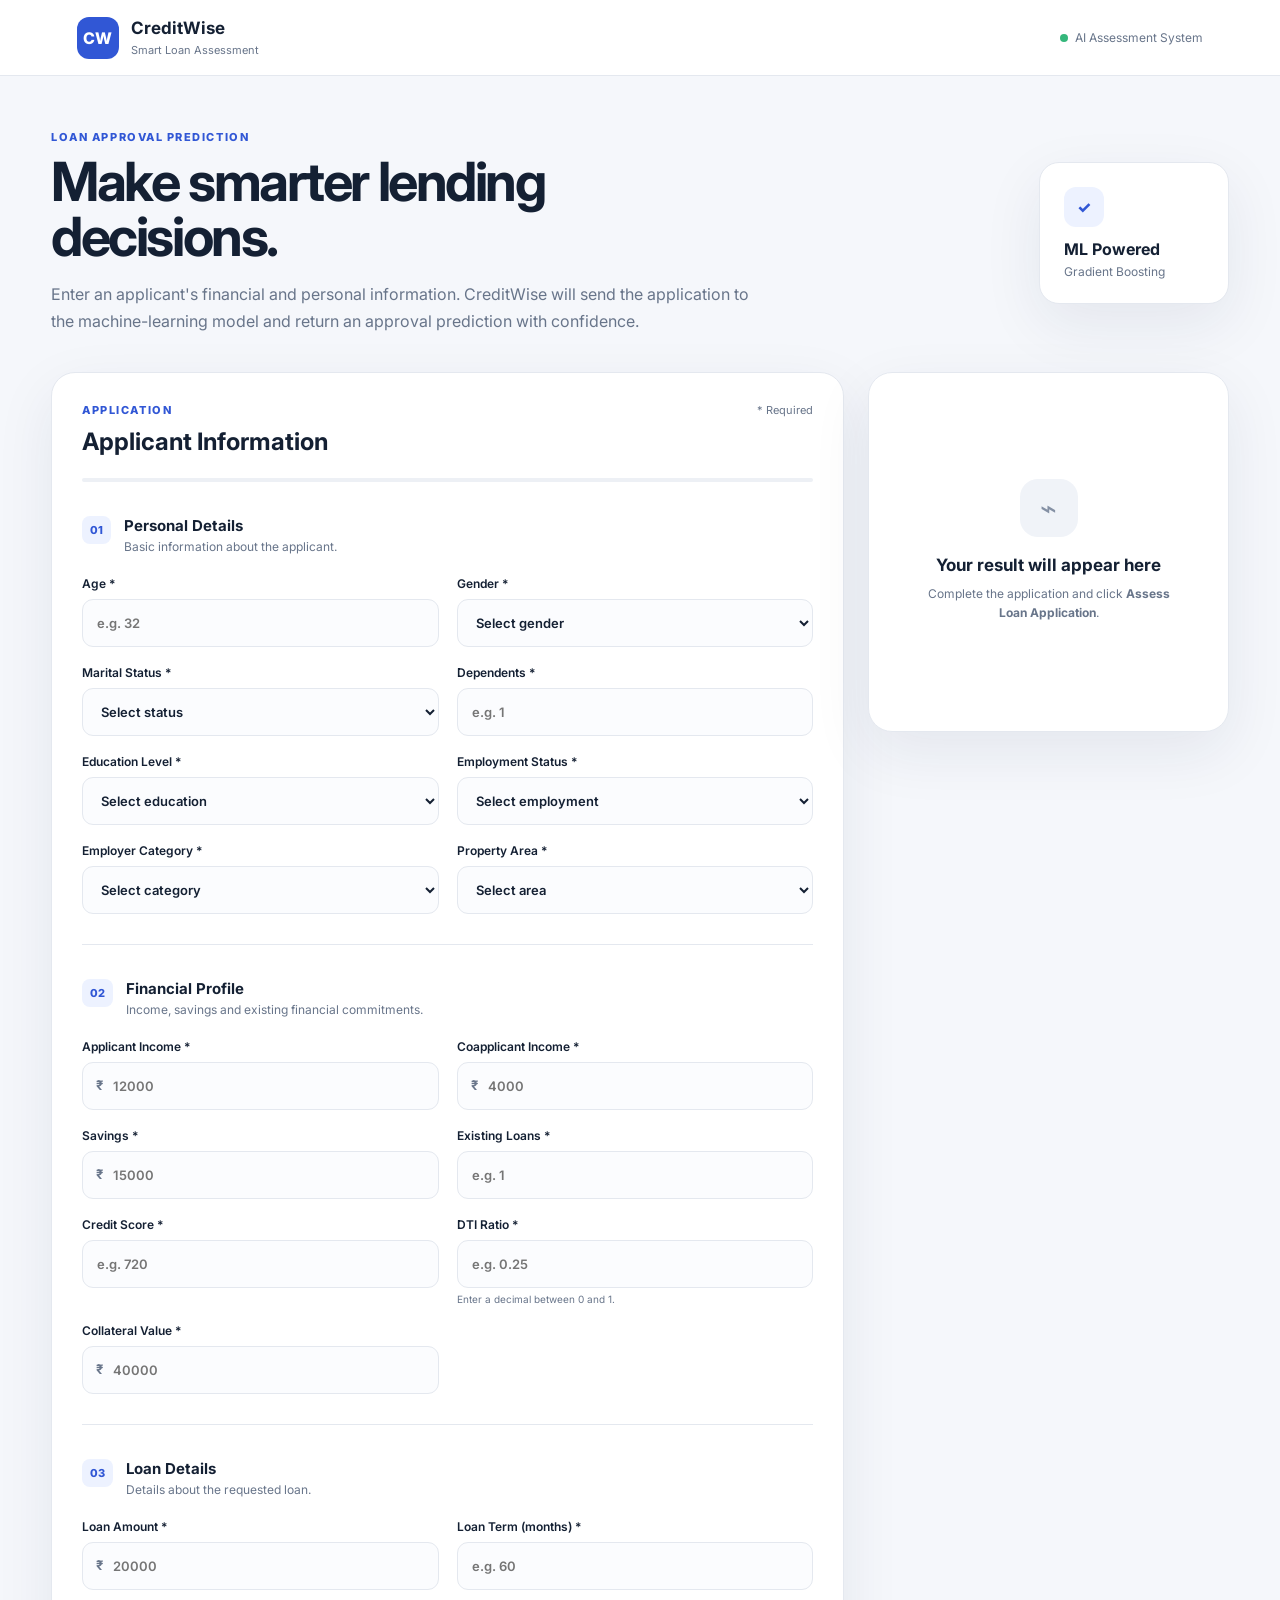
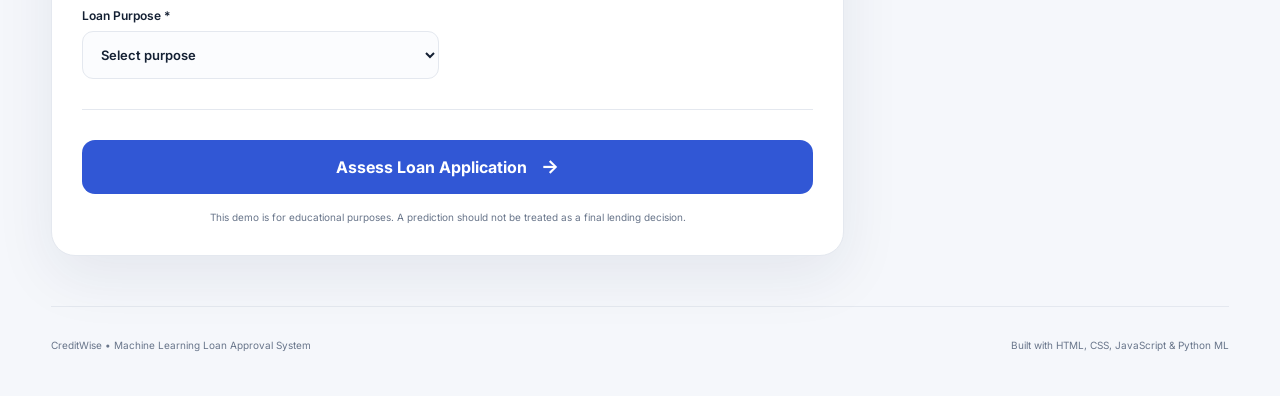
<file: CreditWiseFrontend/index.html>
<!DOCTYPE html>
<html lang="en">
<head>
    <meta charset="UTF-8">
    <meta name="viewport" content="width=device-width, initial-scale=1.0">
    <title>CreditWise | Loan Approval</title>
    <link rel="preconnect" href="https://fonts.googleapis.com">
    <link rel="preconnect" href="https://fonts.gstatic.com" crossorigin>
    <link href="https://fonts.googleapis.com/css2?family=Inter:wght@400;500;600;700;800&display=swap" rel="stylesheet">
    <link rel="stylesheet" href="css/style.css">
</head>
<body>
    <header class="navbar">
        <div class="brand">
            <div class="brand-mark">CW</div>
            <div>
                <h1>CreditWise</h1>
                <span>Smart Loan Assessment</span>
            </div>
        </div>
        <div class="status"><span></span> AI Assessment System</div>
    </header>

    <main class="page">
        <section class="hero">
            <div>
                <p class="eyebrow">LOAN APPROVAL PREDICTION</p>
                <h2>Make smarter lending decisions.</h2>
                <p class="hero-text">
                    Enter an applicant's financial and personal information.
                    CreditWise will send the application to the machine-learning model
                    and return an approval prediction with confidence.
                </p>
            </div>
            <div class="hero-card">
                <div class="hero-icon">✓</div>
                <strong>ML Powered</strong>
                <span>Gradient Boosting</span>
            </div>
        </section>

        <div class="layout">
            <form id="loanForm" class="application-card">
                <div class="card-heading">
                    <div>
                        <p class="section-label">APPLICATION</p>
                        <h3>Applicant Information</h3>
                    </div>
                    <span class="required-note">* Required</span>
                </div>

                <div class="progress">
                    <div id="progressBar"></div>
                </div>

                <section class="form-section">
                    <div class="section-title">
                        <span>01</span>
                        <div>
                            <h4>Personal Details</h4>
                            <p>Basic information about the applicant.</p>
                        </div>
                    </div>

                    <div class="form-grid">
                        <label>
                            <span>Age *</span>
                            <input type="number" name="Age" min="18" max="100" placeholder="e.g. 32" required>
                        </label>

                        <label>
                            <span>Gender *</span>
                            <select name="Gender" required>
                                <option value="">Select gender</option>
                                <option>Male</option>
                                <option>Female</option>
                            </select>
                        </label>

                        <label>
                            <span>Marital Status *</span>
                            <select name="Marital_Status" required>
                                <option value="">Select status</option>
                                <option>Single</option>
                                <option>Married</option>
                            </select>
                        </label>

                        <label>
                            <span>Dependents *</span>
                            <input type="number" name="Dependents" min="0" max="20" placeholder="e.g. 1" required>
                        </label>

                        <label>
                            <span>Education Level *</span>
                            <select name="Education_Level" required>
                                <option value="">Select education</option>
                                <option>High School</option>
                                <option>Graduate</option>
                                <option>Postgraduate</option>
                            </select>
                        </label>

                        <label>
                            <span>Employment Status *</span>
                            <select name="Employment_Status" required>
                                <option value="">Select employment</option>
                                <option>Salaried</option>
                                <option>Self-Employed</option>
                                <option>Unemployed</option>
                            </select>
                        </label>

                        <label>
                            <span>Employer Category *</span>
                            <select name="Employer_Category" required>
                                <option value="">Select category</option>
                                <option>Private</option>
                                <option>Government</option>
                                <option>Business</option>
                                <option>Not Applicable</option>
                            </select>
                        </label>

                        <label>
                            <span>Property Area *</span>
                            <select name="Property_Area" required>
                                <option value="">Select area</option>
                                <option>Urban</option>
                                <option>Semiurban</option>
                                <option>Rural</option>
                            </select>
                        </label>
                    </div>
                </section>

                <section class="form-section">
                    <div class="section-title">
                        <span>02</span>
                        <div>
                            <h4>Financial Profile</h4>
                            <p>Income, savings and existing financial commitments.</p>
                        </div>
                    </div>

                    <div class="form-grid">
                        <label>
                            <span>Applicant Income *</span>
                            <div class="input-unit">
                                <b>₹</b>
                                <input type="number" name="Applicant_Income" min="0" step="0.01" placeholder="12000" required>
                            </div>
                        </label>

                        <label>
                            <span>Coapplicant Income *</span>
                            <div class="input-unit">
                                <b>₹</b>
                                <input type="number" name="Coapplicant_Income" min="0" step="0.01" placeholder="4000" required>
                            </div>
                        </label>

                        <label>
                            <span>Savings *</span>
                            <div class="input-unit">
                                <b>₹</b>
                                <input type="number" name="Savings" min="0" step="0.01" placeholder="15000" required>
                            </div>
                        </label>

                        <label>
                            <span>Existing Loans *</span>
                            <input type="number" name="Existing_Loans" min="0" max="50" placeholder="e.g. 1" required>
                        </label>

                        <label>
                            <span>Credit Score *</span>
                            <input type="number" name="Credit_Score" min="300" max="900" placeholder="e.g. 720" required>
                        </label>

                        <label>
                            <span>DTI Ratio *</span>
                            <input type="number" name="DTI_Ratio" min="0" max="1" step="0.01" placeholder="e.g. 0.25" required>
                            <small>Enter a decimal between 0 and 1.</small>
                        </label>

                        <label>
                            <span>Collateral Value *</span>
                            <div class="input-unit">
                                <b>₹</b>
                                <input type="number" name="Collateral_Value" min="0" step="0.01" placeholder="40000" required>
                            </div>
                        </label>
                    </div>
                </section>

                <section class="form-section">
                    <div class="section-title">
                        <span>03</span>
                        <div>
                            <h4>Loan Details</h4>
                            <p>Details about the requested loan.</p>
                        </div>
                    </div>

                    <div class="form-grid">
                        <label>
                            <span>Loan Amount *</span>
                            <div class="input-unit">
                                <b>₹</b>
                                <input type="number" name="Loan_Amount" min="0" step="0.01" placeholder="20000" required>
                            </div>
                        </label>

                        <label>
                            <span>Loan Term (months) *</span>
                            <input type="number" name="Loan_Term" min="1" max="480" placeholder="e.g. 60" required>
                        </label>

                        <label>
                            <span>Loan Purpose *</span>
                            <select name="Loan_Purpose" required>
                                <option value="">Select purpose</option>
                                <option>Home</option>
                                <option>Education</option>
                                <option>Business</option>
                                <option>Personal</option>
                                <option>Vehicle</option>
                                <option>Medical</option>
                            </select>
                        </label>
                    </div>
                </section>

                <div id="errorBox" class="error-box" hidden></div>

                <button type="submit" class="submit-btn" id="submitBtn">
                    <span>Assess Loan Application</span>
                    <span class="arrow">→</span>
                </button>

                <p class="privacy-note">
                    This demo is for educational purposes. A prediction should not be treated
                    as a final lending decision.
                </p>
            </form>

            <aside class="result-card" id="resultCard">
                <div class="result-placeholder" id="placeholder">
                    <div class="result-icon">⌁</div>
                    <h3>Your result will appear here</h3>
                    <p>Complete the application and click <b>Assess Loan Application</b>.</p>
                </div>

                <div class="result-content" id="resultContent" hidden>
                    <p class="section-label">ASSESSMENT RESULT</p>
                    <div id="decisionBadge" class="decision-badge"></div>
                    <h3 id="decisionTitle"></h3>
                    <p id="decisionMessage"></p>

                    <div class="score">
                        <div class="score-top">
                            <span>Approval Probability</span>
                            <strong id="probabilityText">0%</strong>
                        </div>
                        <div class="score-track">
                            <div id="probabilityBar"></div>
                        </div>
                    </div>

                    <div class="result-grid">
                        <div>
                            <span>Model</span>
                            <strong id="modelName">Gradient Boosting</strong>
                        </div>
                        <div>
                            <span>Status</span>
                            <strong id="decisionSmall"></strong>
                        </div>
                    </div>

                    <button type="button" class="reset-btn" id="resetBtn">Start New Assessment</button>
                </div>
            </aside>
        </div>
    </main>

    <footer>
        <p>CreditWise • Machine Learning Loan Approval System</p>
        <p>Built with HTML, CSS, JavaScript &amp; Python ML</p>
    </footer>

    <script src="js/app.js"></script>
</body>
</html>
</file>
<file: CreditWiseFrontend/css/style.css>
:root {
    --bg: #f5f7fb;
    --surface: #ffffff;
    --text: #142033;
    --muted: #68758a;
    --border: #e4e8ef;
    --primary: #3157d5;
    --primary-dark: #2444b4;
    --success: #16845b;
    --danger: #c83d4d;
    --shadow: 0 20px 60px rgba(25, 39, 72, 0.08);
}

* { box-sizing: border-box; }

body {
    margin: 0;
    font-family: "Inter", sans-serif;
    background: var(--bg);
    color: var(--text);
}

.navbar {
    height: 76px;
    padding: 0 6%;
    background: rgba(255,255,255,.92);
    border-bottom: 1px solid var(--border);
    display: flex;
    align-items: center;
    justify-content: space-between;
    position: sticky;
    top: 0;
    z-index: 10;
    backdrop-filter: blur(14px);
}

.brand { display: flex; align-items: center; gap: 12px; }
.brand-mark {
    width: 42px; height: 42px; border-radius: 12px;
    background: var(--primary); color: white;
    display: grid; place-items: center; font-weight: 800;
}
.brand h1 { margin: 0; font-size: 17px; }
.brand span { color: var(--muted); font-size: 11px; }
.status { color: var(--muted); font-size: 12px; display: flex; gap: 7px; align-items: center; }
.status span { width: 8px; height: 8px; background: #35b77b; border-radius: 50%; }

.page { width: min(1180px, 92%); margin: auto; padding: 54px 0 30px; }

.hero {
    display: flex; justify-content: space-between; align-items: center;
    gap: 30px; margin-bottom: 36px;
}
.eyebrow, .section-label {
    color: var(--primary); font-size: 11px; font-weight: 800;
    letter-spacing: .14em; margin: 0 0 10px;
}
.hero h2 { margin: 0; font-size: clamp(32px, 5vw, 54px); letter-spacing: -.045em; line-height: 1.02; max-width: 700px; }
.hero-text { color: var(--muted); line-height: 1.7; max-width: 700px; margin: 17px 0 0; }
.hero-card {
    min-width: 190px; padding: 24px; border-radius: 20px;
    background: var(--surface); border: 1px solid var(--border); box-shadow: var(--shadow);
    display: flex; flex-direction: column; gap: 5px;
}
.hero-card span { color: var(--muted); font-size: 12px; }
.hero-icon {
    width: 40px; height: 40px; border-radius: 12px; background: #edf2ff;
    color: var(--primary); display: grid; place-items: center; font-weight: 800; margin-bottom: 7px;
}

.layout { display: grid; grid-template-columns: minmax(0, 1.65fr) minmax(300px, .75fr); gap: 24px; align-items: start; }
.application-card, .result-card {
    background: var(--surface); border: 1px solid var(--border); border-radius: 24px;
    box-shadow: var(--shadow);
}
.application-card { padding: 30px; }
.result-card { padding: 28px; position: sticky; top: 100px; min-height: 360px; }

.card-heading { display: flex; justify-content: space-between; align-items: flex-start; }
.card-heading h3 { margin: 0; font-size: 24px; }
.required-note { font-size: 11px; color: var(--muted); }
.progress { height: 4px; background: #edf0f5; border-radius: 99px; margin: 22px 0 30px; overflow: hidden; }
.progress div { height: 100%; width: 0; background: var(--primary); transition: width .25s; }

.form-section { padding: 4px 0 30px; border-bottom: 1px solid var(--border); margin-bottom: 30px; }
.section-title { display: flex; gap: 13px; align-items: flex-start; margin-bottom: 22px; }
.section-title > span {
    font-size: 11px; font-weight: 800; color: var(--primary);
    background: #edf2ff; border-radius: 8px; padding: 7px 8px;
}
.section-title h4 { margin: 0 0 4px; font-size: 15px; }
.section-title p { margin: 0; color: var(--muted); font-size: 12px; }

.form-grid { display: grid; grid-template-columns: repeat(2, 1fr); gap: 18px; }
label { display: flex; flex-direction: column; gap: 8px; font-size: 12px; font-weight: 600; }
input, select {
    width: 100%; height: 48px; border: 1px solid var(--border); border-radius: 11px;
    background: #fbfcfe; color: var(--text); padding: 0 14px; outline: none;
    font: inherit; font-size: 13px; transition: .2s;
}
input:focus, select:focus { border-color: var(--primary); box-shadow: 0 0 0 3px rgba(49,87,213,.1); background: white; }
small { color: var(--muted); font-size: 10px; font-weight: 400; margin-top: -3px; }
.input-unit { position: relative; }
.input-unit b { position: absolute; left: 14px; top: 15px; font-size: 13px; color: var(--muted); }
.input-unit input { padding-left: 30px; }

.submit-btn {
    width: 100%; height: 54px; border: 0; border-radius: 13px; background: var(--primary);
    color: white; font: inherit; font-weight: 700; cursor: pointer;
    display: flex; justify-content: center; align-items: center; gap: 14px;
    transition: .2s;
}
.submit-btn:hover { background: var(--primary-dark); transform: translateY(-1px); }
.submit-btn:disabled { opacity: .65; cursor: wait; }
.arrow { font-size: 19px; }
.privacy-note { color: var(--muted); font-size: 10px; line-height: 1.6; text-align: center; margin: 15px 0 0; }

.error-box { padding: 12px 14px; margin-bottom: 15px; background: #fff0f1; color: var(--danger); border: 1px solid #ffd5d9; border-radius: 10px; font-size: 12px; }

.result-placeholder { min-height: 300px; display: flex; flex-direction: column; justify-content: center; align-items: center; text-align: center; }
.result-icon {
    width: 58px; height: 58px; display: grid; place-items: center; border-radius: 18px;
    background: #f0f3f8; color: #8490a4; font-size: 28px; margin-bottom: 18px;
}
.result-placeholder h3 { margin: 0 0 9px; font-size: 17px; }
.result-placeholder p { margin: 0; color: var(--muted); font-size: 12px; line-height: 1.6; max-width: 250px; }

.result-content h3 { font-size: 28px; margin: 12px 0 8px; }
.result-content > p:not(.section-label) { color: var(--muted); font-size: 12px; line-height: 1.6; }
.decision-badge { display: inline-block; padding: 7px 11px; border-radius: 999px; font-size: 10px; font-weight: 800; letter-spacing: .08em; margin-top: 5px; }
.decision-badge.approved { color: var(--success); background: #eaf8f2; }
.decision-badge.rejected { color: var(--danger); background: #fff0f1; }

.score { margin: 28px 0; }
.score-top { display: flex; justify-content: space-between; font-size: 11px; font-weight: 600; margin-bottom: 9px; }
.score-top strong { font-size: 15px; }
.score-track { height: 8px; border-radius: 99px; background: #edf0f5; overflow: hidden; }
.score-track div { height: 100%; width: 0; background: var(--primary); border-radius: inherit; transition: width .8s ease; }

.result-grid { display: grid; grid-template-columns: 1fr 1fr; gap: 12px; }
.result-grid div { padding: 14px; border: 1px solid var(--border); border-radius: 12px; }
.result-grid span { display: block; color: var(--muted); font-size: 10px; margin-bottom: 5px; }
.result-grid strong { font-size: 12px; }
.reset-btn {
    width: 100%; margin-top: 18px; height: 44px; background: white;
    border: 1px solid var(--border); border-radius: 11px; font: inherit; font-size: 12px;
    font-weight: 600; cursor: pointer;
}
.reset-btn:hover { background: #f7f8fb; }

footer {
    width: min(1180px, 92%); margin: 20px auto 35px; padding-top: 22px;
    border-top: 1px solid var(--border); display: flex; justify-content: space-between;
    color: var(--muted); font-size: 10px;
}

@media (max-width: 850px) {
    .hero { flex-direction: column; align-items: flex-start; }
    .hero-card { width: 100%; }
    .layout { grid-template-columns: 1fr; }
    .result-card { position: static; }
}
@media (max-width: 560px) {
    .navbar { padding: 0 4%; }
    .status { display: none; }
    .page { width: 94%; padding-top: 35px; }
    .application-card { padding: 20px; border-radius: 18px; }
    .form-grid { grid-template-columns: 1fr; }
    footer { flex-direction: column; gap: 5px; }
}
</file>
